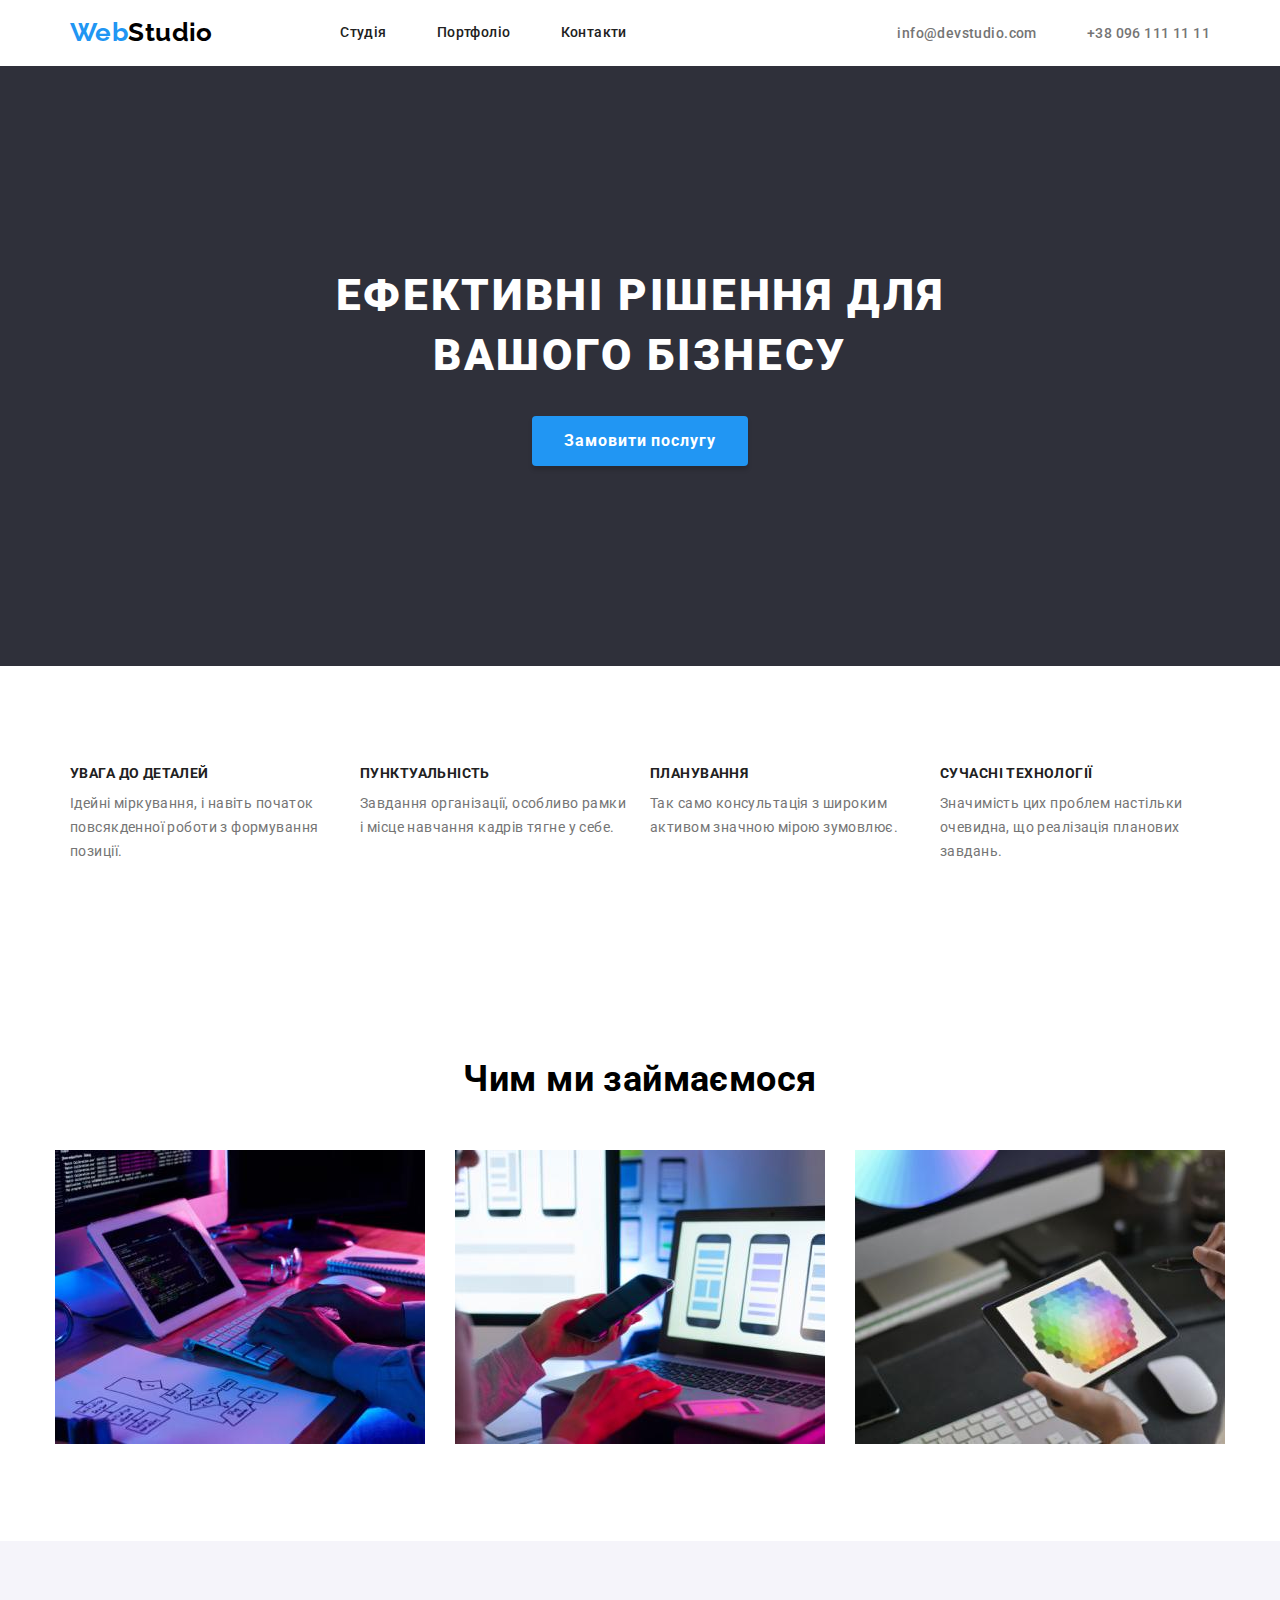
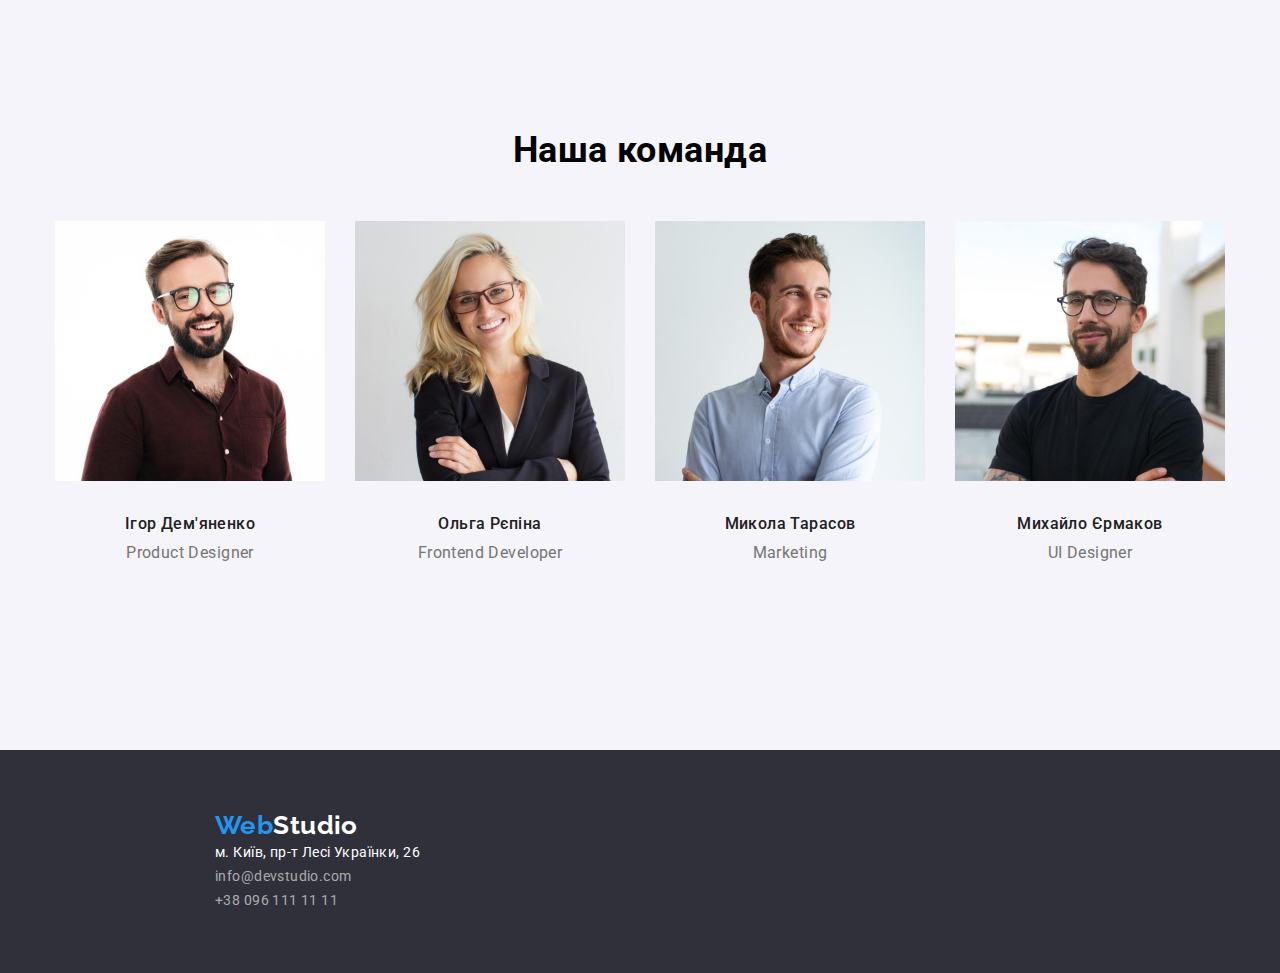
<file: index.html>
<!DOCTYPE html>
<html lang="uk">
  <head>
    <meta charset="UTF-8" />
    <meta http-equiv="X-UA-Compatible" content="IE=edge" />
    <meta name="viewport" content="width=device-width, initial-scale=1.0" />
    <title>WebStudio</title>

    <link rel="preconnect" href="https://fonts.googleapis.com">
    <link rel="preconnect" href="https://fonts.gstatic.com" crossorigin>
    <link href="https://fonts.googleapis.com/css2?family=Raleway:wght@700&family=Roboto:wght@400;500;700;900&display=swap" rel="stylesheet">
    
    <link rel="stylesheet" href="./css/styles.css" />
  </head>

  <body>
    <header class="container">
      <a href="./index.html" class="logo-text-url1">Web<span class="logo-text-url2">Studio</span></a>
      <nav>
        <ul class="menu-items" style="list-style-type: none">
          <li class="item"><a href=./index.html>Студія</a></li>
          <li class="item"><a href=./portfolio.html>Портфоліо</a></li>
          <li class="item"><a href="#contacts">Контакти</a></li>
        </ul>
      </nav>
      <ul class="menu-contacts" style="list-style-type: none">
        <li class="contact-mail">
          <a href="mailto:info@devstudio.com">info@devstudio.com</a>
        </li>
        <li class="contact-tel">
          <a href="tel:+380961111111">+38 096 111 11 11</a>
        </li>
      </ul>
    </header>

    <main>
      <section class="order-container" id="studio">
        <h1 class="webstudio-title">Ефективні рішення для<br>вашого бізнесу</h1>
        <button type="button" class="order-btn">Замовити послугу</button>
      </section>

      <section>
        <ul class="container features-list" style="list-style-type: none">
          <li class="features-list-item">
            <h3 class="features-list-title">УВАГА ДО ДЕТАЛЕЙ</h3>
            <p class="features-list-descr">
              Ідейні міркування, і навіть початок повсякденної роботи з
              формування позиції.
            </p>
          </li>
          <li class="features-list-item">
            <h3 class="features-list-title">ПУНКТУАЛЬНІСТЬ</h3>
            <p class="features-list-descr">
              Завдання організації, особливо рамки і місце навчання кадрів тягне
              у себе.
            </p>
          </li>
          <li class="features-list-item">
            <h3 class="features-list-title">ПЛАНУВАННЯ</h3>
            <p class="features-list-descr">
              Так само консультація з широким активом значною мірою зумовлює.
            </p>
          </li>
          <li class="features-list-item">
            <h3 class="features-list-title">СУЧАСНІ ТЕХНОЛОГІЇ</h3>
            <p class="features-list-descr">
              Значимість цих проблем настільки очевидна, що реалізація планових
              завдань.
            </p>
          </li>
        </ul>
      </section>

      <section class="about">
        <h2 class="studio-title">Чим ми займаємося</h2>
        <ul class="studio-imgs" style="list-style-type: none">
          <li>
            <img
              src="./images/img1.jpg"
              alt="Створення скелету HTML-документу"
              width="370"
            />
          </li>
          <li>
            <img
              src="./images/img2.jpg"
              alt="Структурна розмітка сторінки"
              width="370"
            />
          </li>
          <li>
            <img
              src="./images/img3.jpg"
              alt="CSS оформлення сторінки"
              width="370"
            />
          </li>
        </ul>
      </section>

      <section class="team" id="team">
        <h2 class="team-title">Наша команда</h2>
        <ul class="team-container" style="list-style-type: none">
          <li class="team-card">
            <img
              src="./images/card1.jpg"
              alt="card1"
              class="team-card-img"
              width="270"
            />
            <h3 class="team-card-name">Ігор Дем'яненко</h3>
            <p class="team-card-position">Product Designer</p>
          </li>
          <li class="team-card">
            <img
              src="./images/card2.jpg"
              alt="card2"
              class="team-card-img"
              width="270"
            />
            <h3 class="team-card-name">Ольга Рєпіна</h3>
            <p class="team-card-position">Frontend Developer</p>
          </li>
          <li class="team-card">
            <img
              src="./images/card3.jpg"
              alt="card3"
              class="team-card-img"
              width="270"
            />
            <h3 class="team-card-name">Микола Тарасов</h3>
            <p class="team-card-position">Marketing</p>
          </li>
          <li class="team-card">
            <img
              src="./images/card4.jpg"
              alt="card4"
              class="team-card-img"
              width="270"
            />
            <h3 class="team-card-name">Михайло Єрмаков</h3>
            <p class="team-card-position">UI Designer</p>
          </li>
        </ul>
      </section>
    </main>

    <footer id="contacts">
      <a href="./index.html" class="logo-text-furl1"
        >Web<span class="logo-text-furl2">Studio</span></a
      >
      <address>
        <ul style="list-style-type: none">
          <li class="location">м. Київ, пр-т Лесі Українки, 26</li>
          <li class="cont">info@devstudio.com</li>
          <li class="cont">+38 096 111 11 11</li>
        </ul>
      </address>
    </footer>
  </body>
</html>
</file>
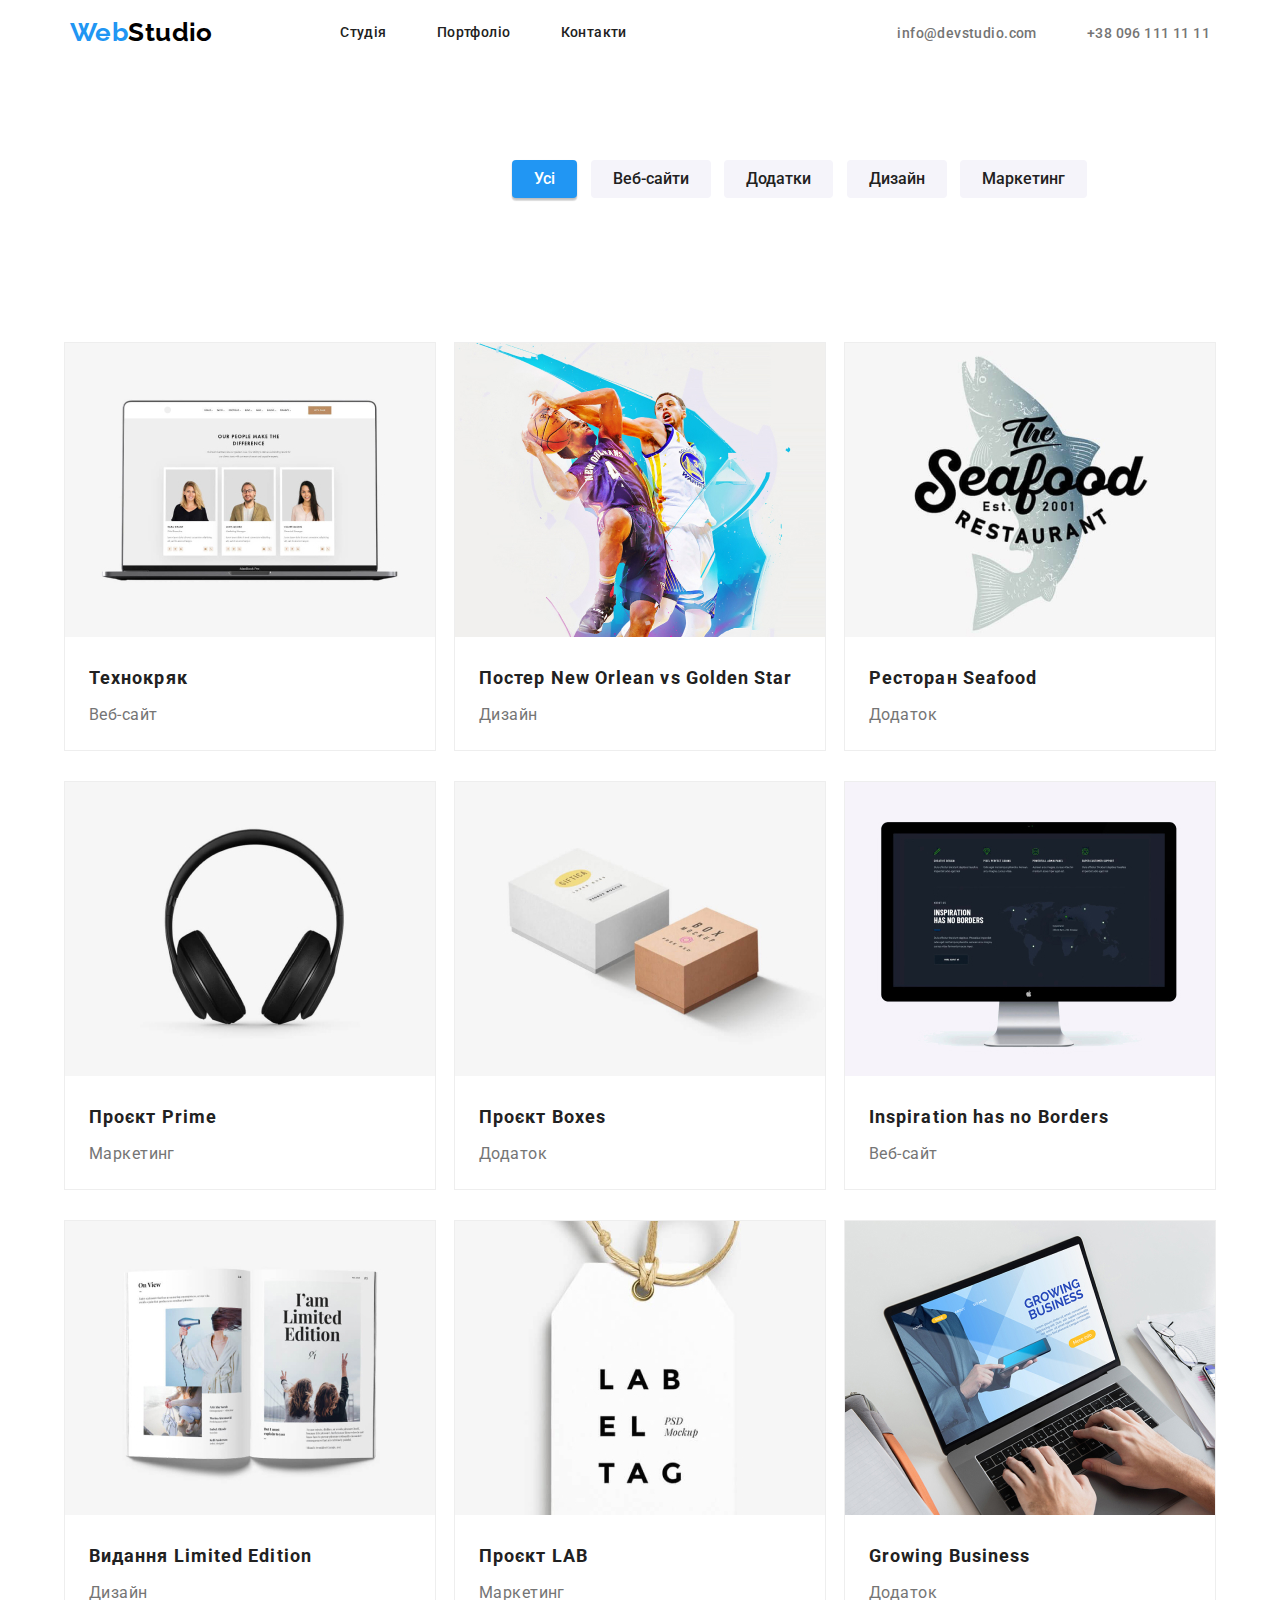
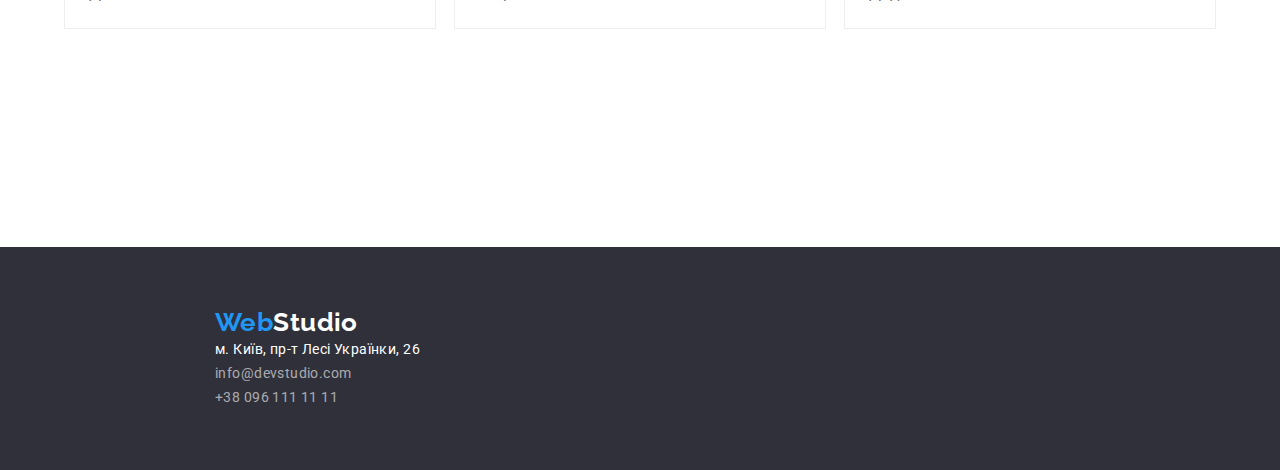
<file: portfolio.html>
<!DOCTYPE html>
<html lang="uk">
    <head>
        <meta charset="UTF-8" />
        <meta http-equiv="X-UA-Compatible" content="IE=edge" />
        <meta name="viewport" content="width=device-width, initial-scale=1.0" />
        <title>Portfolio</title>

        <link rel="preconnect" href="https://fonts.googleapis.com" />
        <link rel="preconnect" href="https://fonts.gstatic.com" crossorigin />
        <link
        href="https://fonts.googleapis.com/css2?family=Raleway:wght@700&family=Roboto:wght@400;500;700&display=swap"
        rel="stylesheet"
        />
        <link rel="stylesheet" href="./css/styles.css" />
    </head>

    <body>
        <header class="container">
            <a href="./index.html" class="logo-text-url1">Web<span class="logo-text-url2">Studio</span></a>
            <nav>
                <ul class="menu-items" style="list-style-type: none">
                    <li class="item"><a href=./index.html>Студія</a></li>
                    <li class="item"><a href=./portfolio.html>Портфоліо</a></li>
                    <li class="item"><a href="#contacts">Контакти</a></li>
                </ul>
            </nav>
            <ul class="menu-contacts" style="list-style-type: none">
                <li class="contact-mail">
                    <a href="mailto:info@devstudio.com">info@devstudio.com</a>
                </li>
                <li class="contact-tel">
                    <a href="tel:+380961111111">+38 096 111 11 11</a>
                </li>
            </ul>
        </header>

        <main>
            <section>
                <ul class="filters" style="list-style-type: none">
                    <li><button type="button" class="filter active">Усі</button></li>
                    <li><button type="button" class="filter">Веб-сайти</button></li>
                    <li><button type="button" class="filter">Додатки</button></li>
                    <li><button type="button" class="filter">Дизайн</button></li>
                    <li><button type="button" class="filter">Маркетинг</button></li>
                </ul>
            </section> 
            <section class="projects">
                <ul class="projects-container" style="list-style-type: none">
                    <li class="project-card">
                        <img
                            src="./images/project1.jpg"
                            alt="зображення з сторінкою веб-сайту"
                            class="project-card-img"
                            width="370"
                        />
                        <h3 class="project-card-name">Технокряк</h3>
                        <p class="project-card-filter">Веб-сайт</p>
                    </li>
                    <li class="project-card">
                        <img
                            src="./images/project2.jpg"
                            alt="зображення з грою в баскетбол"
                            class="project-card-img"
                            width="370"
                        />
                        <h3 class="project-card-name">Постер New Orlean vs Golden Star</h3>
                        <p class="project-card-filter">Дизайн</p>
                    </li>
                    <li class="project-card">
                        <img
                            src="./images/project3.jpg"
                            alt="зображення з логотипом ресторану"
                            class="project-card-img"
                            width="370"
                        />
                        <h3 class="project-card-name">Ресторан Seafood</h3>
                        <p class="project-card-filter">Додаток</p>
                    </li>
                    <li class="project-card">
                        <img
                            src="./images/project4.jpg"
                            alt="зображення навушників"
                            class="project-card-img"
                            width="370"
                        />
                        <h3 class="project-card-name">Проєкт Prime</h3>
                        <p class="project-card-filter">Маркетинг</p>
                    </li>
                    <li class="project-card">
                        <img
                            src="./images/project5.jpg"
                            alt="зображення з коробками"
                            class="project-card-img"
                            width="370"
                        />
                        <h3 class="project-card-name">Проєкт Boxes</h3>
                        <p class="project-card-filter">Додаток</p>
                    </li>
                    <li class="project-card">
                        <img
                            src="./images/project6.jpg"
                            alt="зображення з сторінкою веб-сайту"
                            class="project-card-img"
                            width="370"
                        />
                        <h3 class="project-card-name">Inspiration has no Borders</h3>
                        <p class="project-card-filter">Веб-сайт</p>
                    </li>
                    <li class="project-card">
                        <img
                            src="./images/project7.jpg"
                            alt="зображення журналу"
                            class="project-card-img"
                            width="370"
                        />
                        <h3 class="project-card-name">Видання Limited Edition</h3>
                        <p class="project-card-filter">Дизайн</p>
                    </li>
                    <li class="project-card">
                        <img
                            src="./images/project8.jpg"
                            alt="зображення з рекламою дизайн проєкту"
                            class="project-card-img"
                            width="370"
                        />
                        <h3 class="project-card-name">Проєкт LAB</h3>
                        <p class="project-card-filter">Маркетинг</p>
                    </li>
                    <li class="project-card">
                        <img
                            src="./images/project9.jpg"
                            alt="зображення ноутбуку з процессом розробки"
                            class="project-card-img"
                            width="370"
                        />
                        <h3 class="project-card-name">Growing Business</h3>
                        <p class="project-card-filter">Додаток</p>
                    </li>
                </ul>
            </section>
        </main>

        <footer id="contacts">
            <a href="./index.html" class="logo-text-furl1">Web<span class="logo-text-furl2">Studio</span></a>
            <address>
                <ul style="list-style-type: none">
                    <li class="location">м. Київ, пр-т Лесі Українки, 26</li>
                    <li class="cont">info@devstudio.com</li>
                    <li class="cont">+38 096 111 11 11</li>
                </ul>
            </address>
        </footer>
    </body>
</html>
</file>
<file: css/styles.css>
* {
    box-sizing: border-box;
    margin: 0;
    padding: 0;
}

:root {
    --accent-color: #2196F3;
    --primary-color: #212121; 
    --secondary-color: #757575; 
    --secondary-font: 'Raleway', normal; 
  }

a {
    text-decoration: none;
}

address {
    font-style: normal;
}

body {
    height: 100%;
    font-family: 'Roboto', sans-serif;
    font-size: 14px;
    letter-spacing: 0.03em;
}

header {
    
    display: flex;
    justify-content: space-between;
    align-items: center;

}

.container {
    max-width: 1170px;
    padding:  0px 15px;
    margin: 0 auto;
}

.logo-text-url1 {
    color: var(--accent-color);
    font-weight: 700;
    font-size: 26px;
    line-height: 31px;
    font-family: var(--secondary-font);
}

.logo-text-url2 {
    color: #000;
    font-weight: 700;
    font-size: 26px;
    line-height: 31px;
    font-family: var(--secondary-font);
}

.menu-items {
    display: flex;
    justify-content: space-between;
    margin-top: 24px;
    margin-bottom: 25px;
    
}

.menu-contacts {
    display: flex;
    justify-content: space-between;
    font-weight: 500;
    line-height: 16px;
    color: var(--secondary-color);
    padding-left: 93px; 
}

.item a {
    color: var(--primary-color);
    margin-right: 50px;
    font-weight: 500;
    line-height: 1.14;
}

.item:last-of-type {
    margin-right: 0;
}

.item:hover a {
    color: var(--accent-color);
    cursor: pointer;
}

.contact-mail {
    color: var(--secondary-color);
    margin-right: 50px;
}

.contact-mail a {
    color: var(--secondary-color);
}

.contact-mail:hover a {
    color: var(--accent-color);
}

.contact-tel a {
    color: var(--secondary-color);
}

.contact-tel:hover a {
    color: var(--accent-color);
}

.order-container {
    background: #2F303A;
    width: 100%;
    height: 600px;
    display: flex;
    flex-direction: column;
    align-items: center;
    justify-content: center;

}

.webstudio-title {
    color: #FFFFFF;
    text-transform: uppercase;
    font-weight: 900;
    font-size: 44px;
    line-height: 1.36;
    text-align: center;
    letter-spacing: 0.06em;
}

.order-btn {
    font-family: 'Roboto';
    font-style: normal;
    background-color: var(--accent-color);
    border: none;
    box-shadow: 0px 4px 4px rgba(0, 0, 0, 0.15);
    border-radius: 4px;
    font-weight: 700;
    font-size: 16px;
    line-height: 1.88;
    letter-spacing: 0.06em;
    color: #FFFFFF;
    margin-top: 30px;
    padding: 10px 32px 10px 32px;
}

.ul {
    padding-inline-start: 0px;
}

.features-list {
    display: flex;
    justify-content: space-between;
    padding-top: 100px;
    padding-bottom: 100px;
}

.features-list-title {
    font-size: 14px;
    color: var(--primary-color);
    font-weight: 700;
    line-height: 1.14;
    text-transform: uppercase;
    width: 270px;
    display: flex;
    margin-bottom: 10px;
}

.features-list-descr {
    line-height: 1.71;
    color: var(--secondary-color);
    width: 270px;
}

.about {
    display: flex;
    flex-direction: column;
    align-items: center;
}

.studio-title {
    font-weight: 700;
    font-size: 36px;
    line-height: 1.17;
    display: flex;
    align-items: center;
    margin-top: 94px;
}

.studio-imgs {
    margin-top: 50px;
    display: flex;
    align-items: center;
    justify-content: space-between;
    width: 1170px;
}

.team {
    margin-top: 94px;
    background: #F5F4FA;
    display: flex;
    flex-direction: column;
    align-items: center;
}

.team-container {
    display: flex;
    justify-content: space-between;
    align-items: center;
    margin-top: 50px;
    margin-bottom: 94px;
}

.team-card {
    margin-right: 30px;
    margin-bottom: 94px;
}

.team-card:last-of-type {
    margin-right: 0;
}

.team-title {
    font-weight: 700;
    font-size: 36px;
    line-height: 1.17;
    margin-top: 188px;
    
}

.team-card-name {
    margin-top: 30px;
    margin-bottom: 10px;
    font-weight: 500;
    font-size: 16px;
    line-height: 1.19;
    color: var(--primary-color);
    text-align: center;
}

.team-card-position {
    font-size: 16px;
    line-height: 1.19;
    text-align: center;
    color: var(--secondary-color);
}

footer {
    background-color: #2F303A;
    padding-top: 60px;
    padding-left: 215px;
    padding-bottom: 60px;
    display: flex;
    flex-direction: column;
    justify-content: space-between;
}

.logo-text-furl1 {
    color: var(--accent-color);
    font-weight: 700;
    font-size: 26px;
    line-height: 31px;
    font-family: var(--secondary-font);
}

.logo-text-furl2 {
    color: #fff;
    font-weight: 700;
    font-size: 26px;
    line-height: 31px;
    font-family: var(--secondary-font);
}

.location {
    line-height: 1.71;
    color: #fff;
}

.cont{
    color: rgba(255, 255, 255, 0.6);
    line-height: 1.71;
}

.filters {
    display: flex;
    justify-content: space-between;
    width: 575px;
    margin: 94px 512px 30px 512px;
}

.filter {
    font-family: 'Roboto';
    font-style: normal;
    border: none;
    background: #F5F4FA;
    border-radius: 4px;
    font-weight: 500;
    font-size: 16px;
    line-height: 1.63;
    color: #212121;
    padding: 6px 22px;
}

.filter.active {
    font-family: 'Roboto';
    font-style: normal;
    font-weight: 500;
    font-size: 16px;
    line-height: 1.63;
    border: none;
    background: var(--accent-color);
    box-shadow: 0px 3px 1px rgba(0, 0, 0, 0.1), 0px 1px 2px rgba(0, 0, 0, 0.08), 0px 2px 2px rgba(0, 0, 0, 0.12);
    border-radius: 4px;
    color: #FFFFFF;
}

.projects {
    margin-top: 94px;
    margin-bottom: 94px;
    display: flex;
    flex-direction: column;
    align-items: center;
}

.projects-container {
    max-width: 1170px;
    display: flex;                       
    flex-wrap: wrap;                
    justify-content: space-around;
    margin-top: 50px;
    margin-bottom: 94px;
}

.project-card {
    background: #FFFFFF;
    border: 1px solid #EEEEEE;  
    margin-bottom: 30px;
}

.project-card-name {
    font-weight: 700;
    font-size: 18px;
    line-height: 2;
    letter-spacing: 0.06em;
    color: var(--primary-color);
    text-align: left;
    margin: 20px 24px 2px 24px;
}

.project-card-filter {
    font-size: 16px;
    line-height: 1.88;
    text-align: left;
    color: var(--secondary-color);
    margin: 4px 24px 20px 24px;
}
</file>
